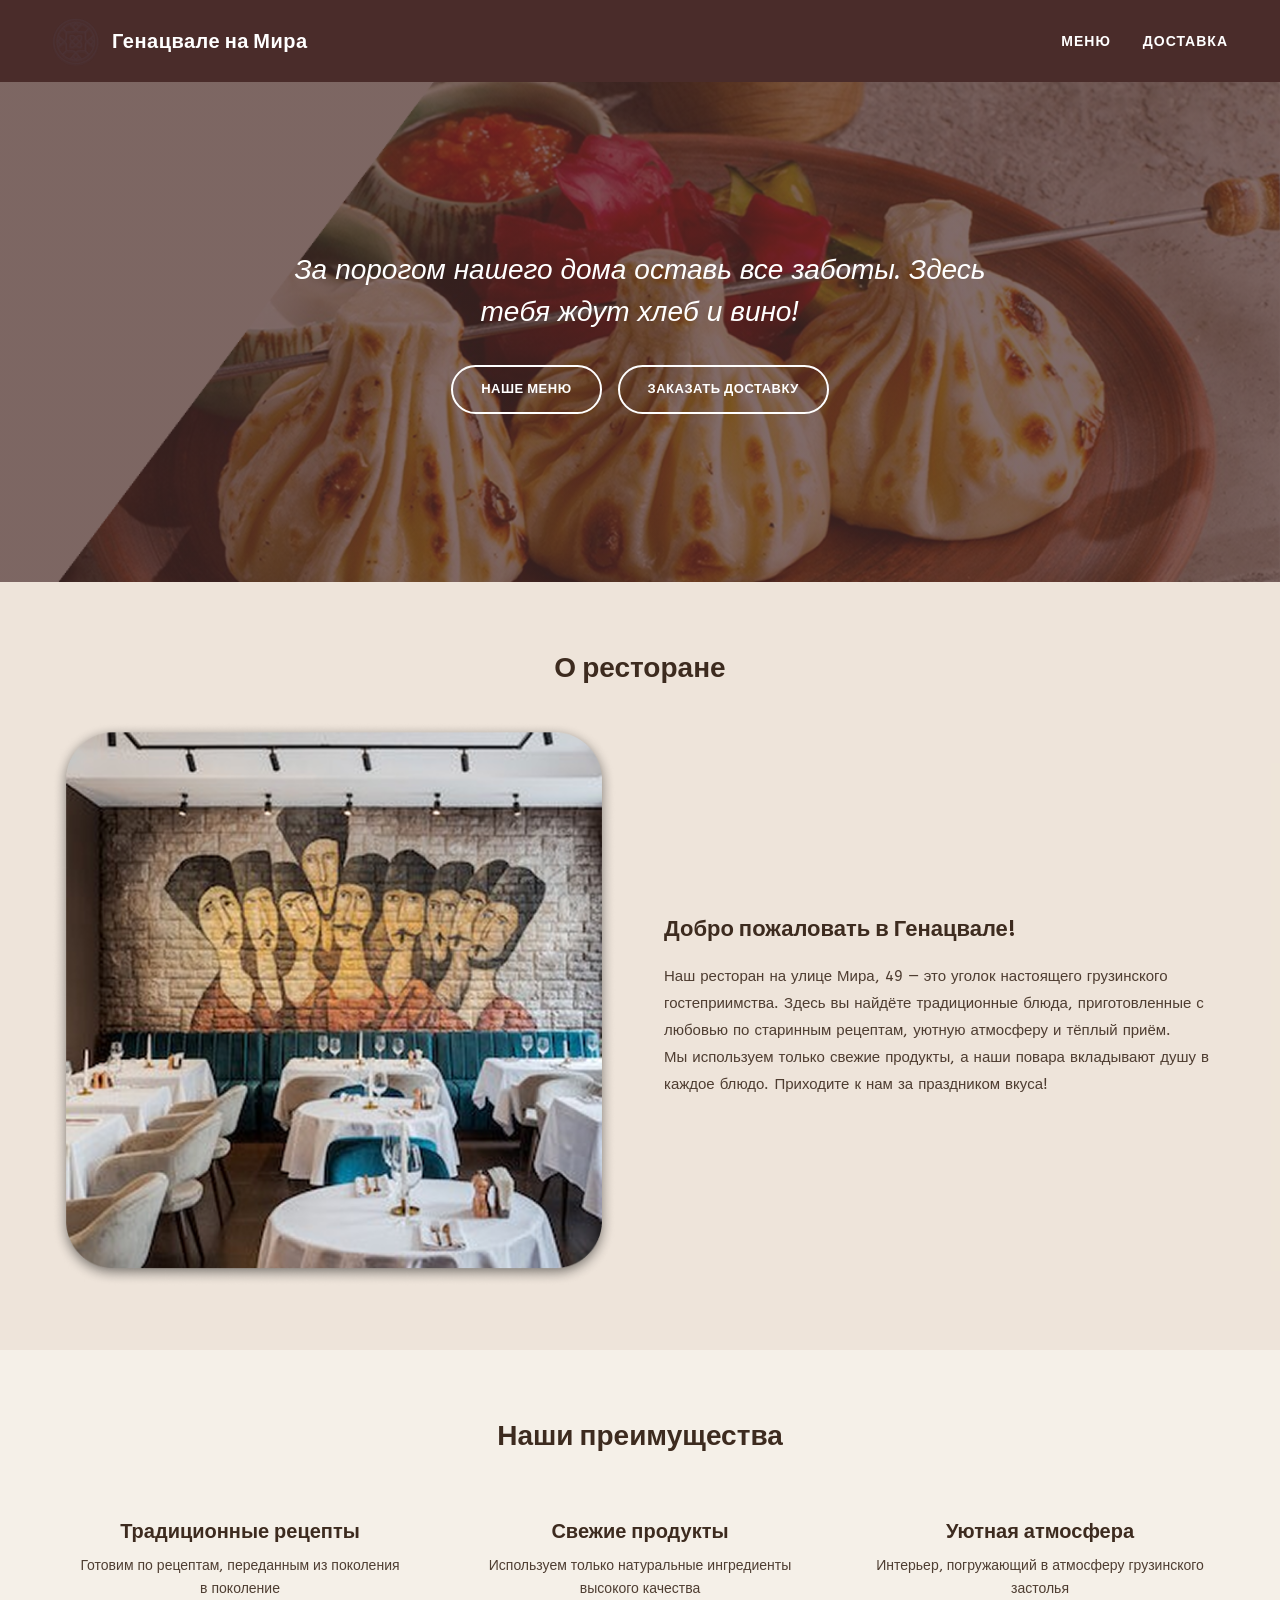
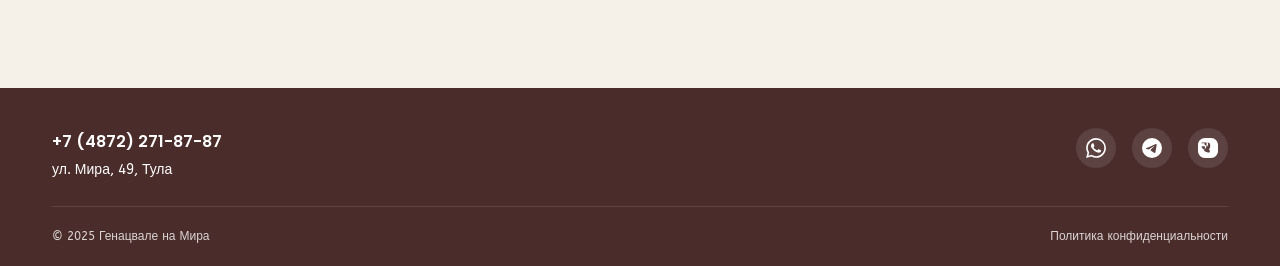
<file: index.html>
<!DOCTYPE html>
<html lang="ru">
<head>
  <meta charset="UTF-8">
  <meta name="viewport" content="width=device-width, initial-scale=1.0">
  <title>Генацвале на Мира — Ресторан грузинской кухни</title>
  <link rel="preconnect" href="https://fonts.googleapis.com">
  <link rel="preconnect" href="https://fonts.gstatic.com" crossorigin>
  <link href="https://fonts.googleapis.com/css2?family=ABeeZee&family=Poppins:wght@300;400;500;600;700;800;900&display=swap" rel="stylesheet">
  <link rel="stylesheet" href="css/style.css">
</head>
<body>
  <header class="header">
    <div class="container">
      <a href="index.html" class="header-logo">
        <img src="img/logo.png" alt="Генацвале на Мира">
        <span>Генацвале на Мира</span>
      </a>
      <nav class="header-nav">
        <a href="menu.html">Меню</a>
        <a href="delivery.html">Доставка</a>
      </nav>
    </div>
  </header>

  <main>
    <section class="home-hero">
      <div>
        <blockquote>
          За порогом нашего дома оставь все заботы. Здесь тебя ждут хлеб и вино!
        </blockquote>
        <div class="hero-buttons">
          <a href="menu.html" class="btn btn-outline">Наше меню</a>
          <a href="delivery.html" class="btn btn-outline">Заказать доставку</a>
        </div>
      </div>
    </section>

    <section class="home-section">
      <div class="container">
        <h2 class="section-title">О ресторане</h2>
        <div class="home-about">
          <img src="img/restoran.png" alt="Интерьер ресторана Генацвале на Мира">
          <div class="home-about-content">
            <h3>Добро пожаловать в Генацвале!</h3>
            <p>
              Наш ресторан на улице Мира, 49 — это уголок настоящего грузинского гостеприимства.
              Здесь вы найдёте традиционные блюда, приготовленные с любовью по старинным рецептам,
              уютную атмосферу и тёплый приём.
            </p>
            <p>
              Мы используем только свежие продукты, а наши повара вкладывают душу в каждое блюдо.
              Приходите к нам за праздником вкуса!
            </p>
          </div>
        </div>
      </div>
    </section>

    <section class="home-section">
      <div class="container">
        <h2 class="section-title">Наши преимущества</h2>
        <div style="display: grid; grid-template-columns: repeat(auto-fit, minmax(250px, 1fr)); gap: 24px; text-align: center;">
          <div style="padding: 24px;">
            <h3 style="font-family: var(--font-heading); font-size: 20px; font-weight: 600; margin-bottom: 8px;">Традиционные рецепты</h3>
            <p style="font-size: 14px; opacity: 0.9;">Готовим по рецептам, переданным из поколения в поколение</p>
          </div>
          <div style="padding: 24px;">
            <h3 style="font-family: var(--font-heading); font-size: 20px; font-weight: 600; margin-bottom: 8px;">Свежие продукты</h3>
            <p style="font-size: 14px; opacity: 0.9;">Используем только натуральные ингредиенты высокого качества</p>
          </div>
          <div style="padding: 24px;">
            <h3 style="font-family: var(--font-heading); font-size: 20px; font-weight: 600; margin-bottom: 8px;">Уютная атмосфера</h3>
            <p style="font-size: 14px; opacity: 0.9;">Интерьер, погружающий в атмосферу грузинского застолья</p>
          </div>
        </div>
      </div>
    </section>
  </main>

  <footer class="footer">
    <div class="container">
      <div class="footer-content">
        <div class="footer-info">
          <p class="phone">+7 (4872) 271-87-87</p>
          <p>ул. Мира, 49, Тула</p>
        </div>
        <div class="footer-social">
          <a href="#" aria-label="WhatsApp">
            <svg viewBox="0 0 24 24"><path d="M17.472 14.382c-.297-.149-1.758-.867-2.03-.967-.273-.099-.471-.148-.67.15-.197.297-.767.966-.94 1.164-.173.199-.347.223-.644.075-.297-.15-1.255-.463-2.39-1.475-.883-.788-1.48-1.761-1.653-2.059-.173-.297-.018-.458.13-.606.134-.133.298-.347.446-.52.149-.174.198-.298.298-.497.099-.198.05-.371-.025-.52-.075-.149-.669-1.612-.916-2.207-.242-.579-.487-.5-.669-.51-.173-.008-.371-.01-.57-.01-.198 0-.52.074-.792.372-.272.297-1.04 1.016-1.04 2.479 0 1.462 1.065 2.875 1.213 3.074.149.198 2.096 3.2 5.077 4.487.709.306 1.262.489 1.694.625.712.227 1.36.195 1.871.118.571-.085 1.758-.719 2.006-1.413.248-.694.248-1.289.173-1.413-.074-.124-.272-.198-.57-.347m-5.421 7.403h-.004a9.87 9.87 0 01-5.031-1.378l-.361-.214-3.741.982.998-3.648-.235-.374a9.86 9.86 0 01-1.51-5.26c.001-5.45 4.436-9.884 9.888-9.884 2.64 0 5.122 1.03 6.988 2.898a9.825 9.825 0 012.893 6.994c-.003 5.45-4.437 9.884-9.885 9.884m8.413-18.297A11.815 11.815 0 0012.05 0C5.495 0 .16 5.335.157 11.892c0 2.096.547 4.142 1.588 5.945L.057 24l6.305-1.654a11.882 11.882 0 005.683 1.448h.005c6.554 0 11.89-5.335 11.893-11.893a11.821 11.821 0 00-3.48-8.413z"/></svg>
          </a>
          <a href="#" aria-label="Telegram">
            <svg viewBox="0 0 24 24"><path d="M11.944 0A12 12 0 000 12a12 12 0 0012 12 12 12 0 0012-12A12 12 0 0012 0a12 12 0 00-.056 0zm4.962 7.224c.1-.002.321.023.465.14a.506.506 0 01.171.325c.016.093.036.306.02.472-.18 1.898-.962 6.502-1.36 8.627-.168.9-.499 1.201-.82 1.23-.696.065-1.225-.46-1.9-.902-1.056-.693-1.653-1.124-2.678-1.8-1.185-.78-.417-1.21.258-1.91.177-.184 3.247-2.977 3.307-3.23.007-.032.014-.15-.056-.212s-.174-.041-.249-.024c-.106.024-1.793 1.14-5.061 3.345-.48.33-.913.49-1.302.48-.428-.008-1.252-.241-1.865-.44-.752-.245-1.349-.374-1.297-.789.027-.216.325-.437.893-.663 3.498-1.524 5.83-2.529 6.998-3.014 3.332-1.386 4.025-1.627 4.476-1.635z"/></svg>
          </a>
          <a href="#" aria-label="VK">
            <svg viewBox="0 0 24 24"><path d="M15.684 0H8.316C3.732 0 0 3.732 0 8.316v7.368C0 20.268 3.732 24 8.316 24h7.368C20.268 24 24 20.268 24 15.684V8.316C24 3.732 20.268 0 15.684 0zm3.384 16.416h-1.512c-.6 0-.792-.468-1.884-1.572-1.056-1.02-1.488-.168-1.488.576 0 .576-.072.996-.072 1.248 0 .408-.252.624-.744.624-1.176.168-2.472.168-3.972-.672-1.26-.708-2.256-1.848-2.256-1.968 0-.036 2.304-2.928 2.304-2.928s.456-.6.456-1.572c0-.588-.288-1.368-1.02-1.368h-.78c-.348 0-.6.168-.6.468 0 .408.852 1.188.852 2.34 0 1.116-.744 2.148-.744 2.148s-1.056.012-2.148-1.212c-.624-.7-1.164-1.536-1.164-2.052 0-.18.072-.384.348-.492.204-.084.516-.108.876-.108.636 0 1.38.072 1.956-.384.444-.348.648-.948.648-1.668 0-1.104-.576-1.476-1.392-1.512h-1.38c-.504 0-.828.072-1.104.168 0-.276 0-.468-.012-.564 0-.54.432-.588.96-.588h3.564c.528 0 1.008.012 1.188.108.216.12.336.348.336.756 0 .888-.024 2.412-.024 3.096 0 .216.036.444.144.6.12.192.324.228.528.108.684-.504 1.116-1.656 1.116-2.568 0-1.296-.504-1.8-1.032-2.088-.384-.216-.9-.288-1.26-.336 1.26-.144 2.88.168 3.804.984.9.792 1.128 1.884 1.128 3.48 0 1.272-.372 2.712-1.248 3.84-.336.432-.372.648-.108.936.492.528 1.272 1.392 1.632 1.968.384.612.636 1.224.348 1.68z"/></svg>
          </a>
        </div>
      </div>
      <div class="footer-bottom">
        <span>&copy; 2025 Генацвале на Мира</span>
        <a href="#">Политика конфиденциальности</a>
      </div>
    </div>
  </footer>
</body>
</html>
</file>
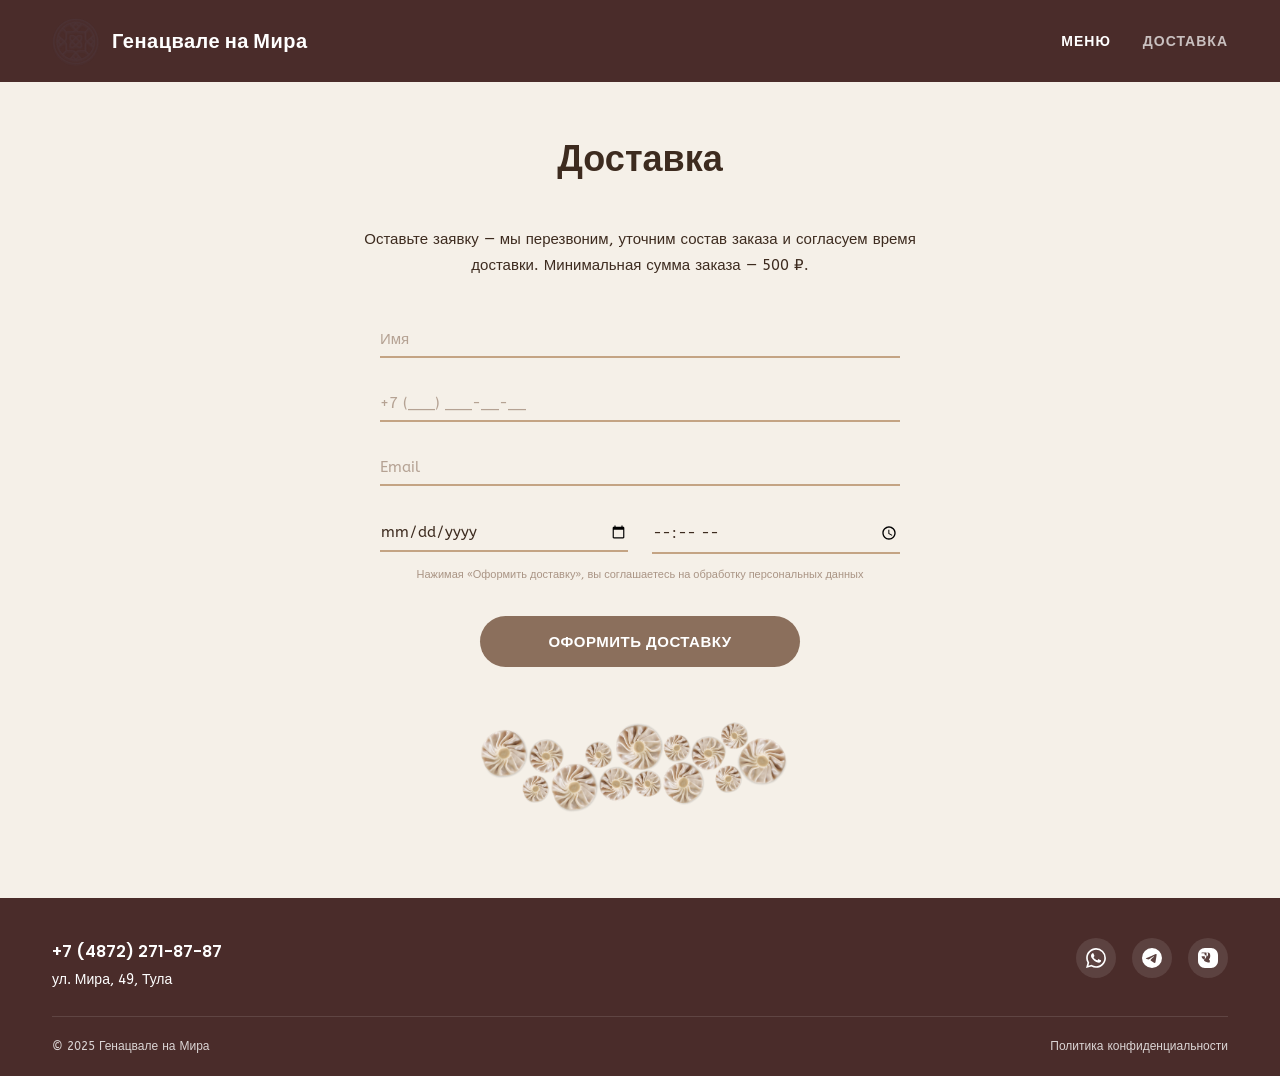
<file: delivery.html>
<!DOCTYPE html>
<html lang="ru">
<head>
  <meta charset="UTF-8">
  <meta name="viewport" content="width=device-width, initial-scale=1.0">
  <title>Доставка — Генацвале на Мира</title>
  <link rel="preconnect" href="https://fonts.googleapis.com">
  <link rel="preconnect" href="https://fonts.gstatic.com" crossorigin>
  <link href="https://fonts.googleapis.com/css2?family=ABeeZee&family=Poppins:wght@300;400;500;600;700;800;900&display=swap" rel="stylesheet">
  <link rel="stylesheet" href="css/style.css">
</head>
<body>
  <header class="header">
    <div class="container">
      <a href="index.html" class="header-logo">
        <img src="img/logo.png" alt="Генацвале на Мира">
        <span>Генацвале на Мира</span>
      </a>
      <nav class="header-nav">
        <a href="menu.html">Меню</a>
        <a href="delivery.html" class="active">Доставка</a>
      </nav>
    </div>
  </header>

  <main>
    <section class="page-hero">
      <div class="container">
        <h1>Доставка</h1>
      </div>
    </section>

    <section class="delivery-section">
      <div class="container">
        <p class="delivery-instruction">
          Оставьте заявку — мы перезвоним, уточним состав заказа и согласуем время доставки.
          Минимальная сумма заказа — 500 ₽.
        </p>

        <form class="delivery-form" action="#" novalidate onsubmit="alert('Заявка отправлена! Мы свяжемся с вами в ближайшее время.'); return false;">
          <div class="form-group">
            <input type="text" id="name" name="name" placeholder="Имя" required>
          </div>
          <div class="form-group">
            <input type="tel" id="phone" name="phone" placeholder="+7 (___) ___-__-__" required>
          </div>
          <div class="form-group">
            <input type="email" id="email" name="email" placeholder="Email">
          </div>
          <div class="form-row">
            <div class="form-group">
              <input type="date" id="date" name="date" placeholder="Дата доставки">
            </div>
            <div class="form-group">
              <input type="time" id="time" name="time" placeholder="Время доставки">
            </div>
          </div>

          <p class="consent-text">
            Нажимая «Оформить доставку», вы соглашаетесь на обработку персональных данных
          </p>

          <div class="form-submit">
            <button type="submit" class="btn btn-primary">Оформить доставку</button>
          </div>
        </form>

        <div class="delivery-decor">
          <img src="img/hinkali-mnogo.png" alt="Хинкали">
        </div>
      </div>
    </section>
  </main>

  <footer class="footer">
    <div class="container">
      <div class="footer-content">
        <div class="footer-info">
          <p class="phone">+7 (4872) 271-87-87</p>
          <p>ул. Мира, 49, Тула</p>
        </div>
        <div class="footer-social">
          <a href="#" aria-label="WhatsApp">
            <svg viewBox="0 0 24 24"><path d="M17.472 14.382c-.297-.149-1.758-.867-2.03-.967-.273-.099-.471-.148-.67.15-.197.297-.767.966-.94 1.164-.173.199-.347.223-.644.075-.297-.15-1.255-.463-2.39-1.475-.883-.788-1.48-1.761-1.653-2.059-.173-.297-.018-.458.13-.606.134-.133.298-.347.446-.52.149-.174.198-.298.298-.497.099-.198.05-.371-.025-.52-.075-.149-.669-1.612-.916-2.207-.242-.579-.487-.5-.669-.51-.173-.008-.371-.01-.57-.01-.198 0-.52.074-.792.372-.272.297-1.04 1.016-1.04 2.479 0 1.462 1.065 2.875 1.213 3.074.149.198 2.096 3.2 5.077 4.487.709.306 1.262.489 1.694.625.712.227 1.36.195 1.871.118.571-.085 1.758-.719 2.006-1.413.248-.694.248-1.289.173-1.413-.074-.124-.272-.198-.57-.347m-5.421 7.403h-.004a9.87 9.87 0 01-5.031-1.378l-.361-.214-3.741.982.998-3.648-.235-.374a9.86 9.86 0 01-1.51-5.26c.001-5.45 4.436-9.884 9.888-9.884 2.64 0 5.122 1.03 6.988 2.898a9.825 9.825 0 012.893 6.994c-.003 5.45-4.437 9.884-9.885 9.884m8.413-18.297A11.815 11.815 0 0012.05 0C5.495 0 .16 5.335.157 11.892c0 2.096.547 4.142 1.588 5.945L.057 24l6.305-1.654a11.882 11.882 0 005.683 1.448h.005c6.554 0 11.89-5.335 11.893-11.893a11.821 11.821 0 00-3.48-8.413z"/></svg>
          </a>
          <a href="#" aria-label="Telegram">
            <svg viewBox="0 0 24 24"><path d="M11.944 0A12 12 0 000 12a12 12 0 0012 12 12 12 0 0012-12A12 12 0 0012 0a12 12 0 00-.056 0zm4.962 7.224c.1-.002.321.023.465.14a.506.506 0 01.171.325c.016.093.036.306.02.472-.18 1.898-.962 6.502-1.36 8.627-.168.9-.499 1.201-.82 1.23-.696.065-1.225-.46-1.9-.902-1.056-.693-1.653-1.124-2.678-1.8-1.185-.78-.417-1.21.258-1.91.177-.184 3.247-2.977 3.307-3.23.007-.032.014-.15-.056-.212s-.174-.041-.249-.024c-.106.024-1.793 1.14-5.061 3.345-.48.33-.913.49-1.302.48-.428-.008-1.252-.241-1.865-.44-.752-.245-1.349-.374-1.297-.789.027-.216.325-.437.893-.663 3.498-1.524 5.83-2.529 6.998-3.014 3.332-1.386 4.025-1.627 4.476-1.635z"/></svg>
          </a>
          <a href="#" aria-label="VK">
            <svg viewBox="0 0 24 24"><path d="M15.684 0H8.316C3.732 0 0 3.732 0 8.316v7.368C0 20.268 3.732 24 8.316 24h7.368C20.268 24 24 20.268 24 15.684V8.316C24 3.732 20.268 0 15.684 0zm3.384 16.416h-1.512c-.6 0-.792-.468-1.884-1.572-1.056-1.02-1.488-.168-1.488.576 0 .576-.072.996-.072 1.248 0 .408-.252.624-.744.624-1.176.168-2.472.168-3.972-.672-1.26-.708-2.256-1.848-2.256-1.968 0-.036 2.304-2.928 2.304-2.928s.456-.6.456-1.572c0-.588-.288-1.368-1.02-1.368h-.78c-.348 0-.6.168-.6.468 0 .408.852 1.188.852 2.34 0 1.116-.744 2.148-.744 2.148s-1.056.012-2.148-1.212c-.624-.7-1.164-1.536-1.164-2.052 0-.18.072-.384.348-.492.204-.084.516-.108.876-.108.636 0 1.38.072 1.956-.384.444-.348.648-.948.648-1.668 0-1.104-.576-1.476-1.392-1.512h-1.38c-.504 0-.828.072-1.104.168 0-.276 0-.468-.012-.564 0-.54.432-.588.96-.588h3.564c.528 0 1.008.012 1.188.108.216.12.336.348.336.756 0 .888-.024 2.412-.024 3.096 0 .216.036.444.144.6.12.192.324.228.528.108.684-.504 1.116-1.656 1.116-2.568 0-1.296-.504-1.8-1.032-2.088-.384-.216-.9-.288-1.26-.336 1.26-.144 2.88.168 3.804.984.9.792 1.128 1.884 1.128 3.48 0 1.272-.372 2.712-1.248 3.84-.336.432-.372.648-.108.936.492.528 1.272 1.392 1.632 1.968.384.612.636 1.224.348 1.68z"/></svg>
          </a>
        </div>
      </div>
      <div class="footer-bottom">
        <span>&copy; 2025 Генацвале на Мира</span>
        <a href="#">Политика конфиденциальности</a>
      </div>
    </div>
  </footer>
</body>
</html>
</file>
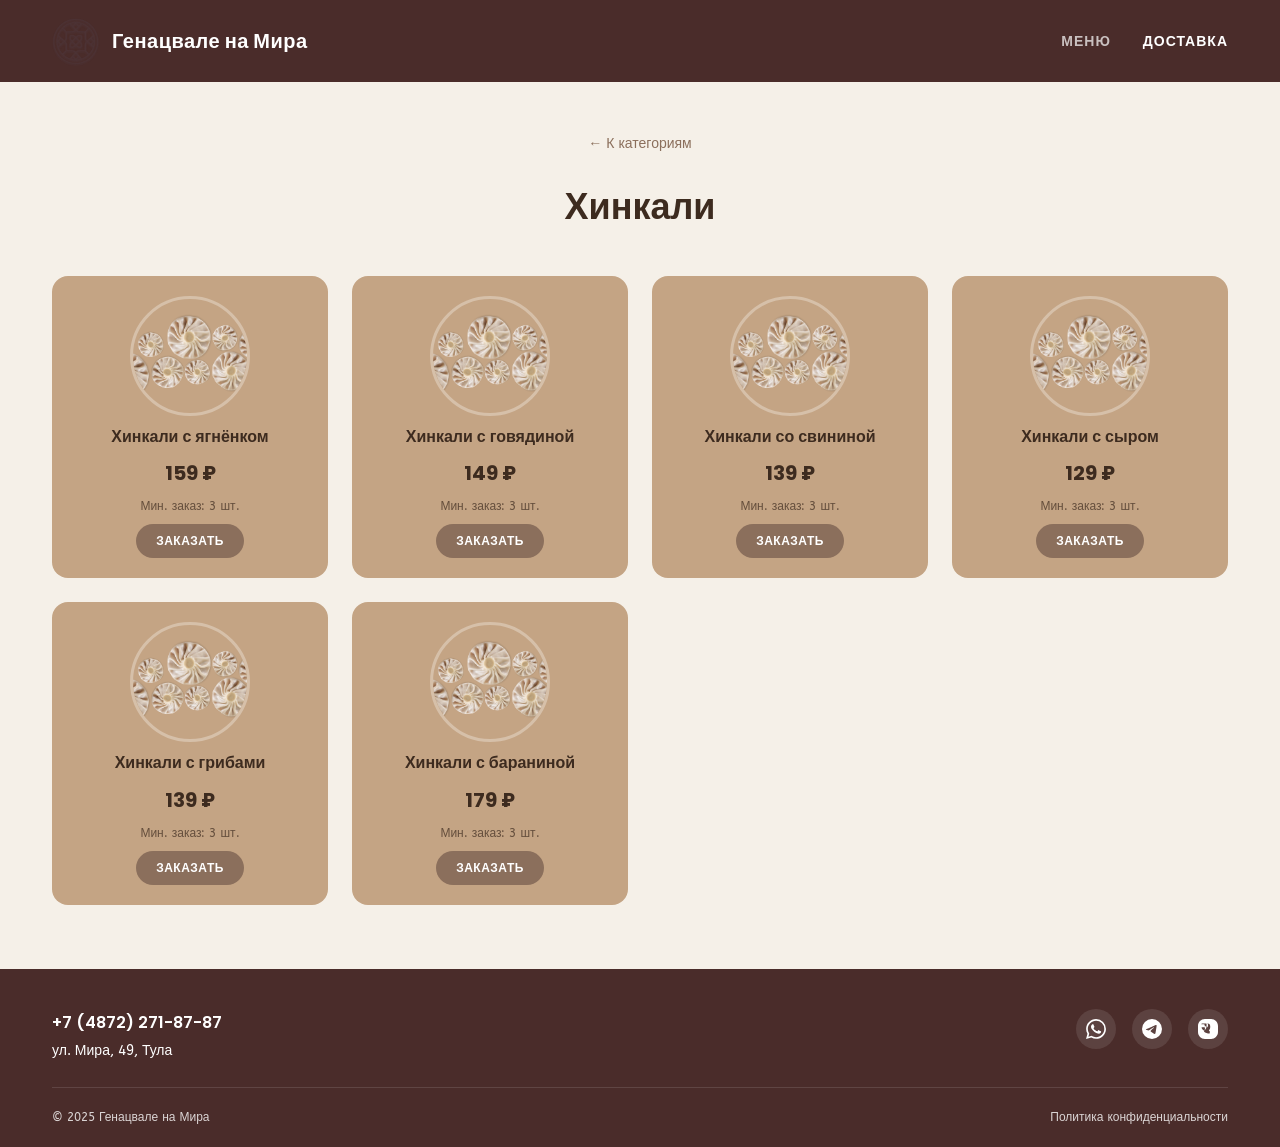
<file: menu-category.html>
<!DOCTYPE html>
<html lang="ru">
<head>
  <meta charset="UTF-8">
  <meta name="viewport" content="width=device-width, initial-scale=1.0">
  <title>Хинкали — Генацвале на Мира</title>
  <link rel="preconnect" href="https://fonts.googleapis.com">
  <link rel="preconnect" href="https://fonts.gstatic.com" crossorigin>
  <link href="https://fonts.googleapis.com/css2?family=ABeeZee&family=Poppins:wght@300;400;500;600;700;800;900&display=swap" rel="stylesheet">
  <link rel="stylesheet" href="css/style.css">
</head>
<body>
  <header class="header">
    <div class="container">
      <a href="index.html" class="header-logo">
        <img src="img/logo.png" alt="Генацвале на Мира">
        <span>Генацвале на Мира</span>
      </a>
      <nav class="header-nav">
        <a href="menu.html" class="active">Меню</a>
        <a href="delivery.html">Доставка</a>
      </nav>
    </div>
  </header>

  <main>
    <section class="page-hero">
      <div class="container">
        <a href="menu.html" class="back-link">← К категориям</a>
        <h1>Хинкали</h1>
      </div>
    </section>

    <section>
      <div class="container">
        <div class="dishes-grid">
          <div class="dish-card">
            <img src="img/hinkali-mnogo.png" alt="Хинкали с ягнёнком" class="dish-img">
            <h3>Хинкали с ягнёнком</h3>
            <div class="price">159 ₽</div>
            <div class="min-order">Мин. заказ: 3 шт.</div>
            <button class="btn btn-primary btn-small">Заказать</button>
          </div>
          <div class="dish-card">
            <img src="img/hinkali-mnogo.png" alt="Хинкали с говядиной" class="dish-img">
            <h3>Хинкали с говядиной</h3>
            <div class="price">149 ₽</div>
            <div class="min-order">Мин. заказ: 3 шт.</div>
            <button class="btn btn-primary btn-small">Заказать</button>
          </div>
          <div class="dish-card">
            <img src="img/hinkali-mnogo.png" alt="Хинкали со свининой" class="dish-img">
            <h3>Хинкали со свининой</h3>
            <div class="price">139 ₽</div>
            <div class="min-order">Мин. заказ: 3 шт.</div>
            <button class="btn btn-primary btn-small">Заказать</button>
          </div>
          <div class="dish-card">
            <img src="img/hinkali-mnogo.png" alt="Хинкали с сыром" class="dish-img">
            <h3>Хинкали с сыром</h3>
            <div class="price">129 ₽</div>
            <div class="min-order">Мин. заказ: 3 шт.</div>
            <button class="btn btn-primary btn-small">Заказать</button>
          </div>
          <div class="dish-card">
            <img src="img/hinkali-mnogo.png" alt="Хинкали с грибами" class="dish-img">
            <h3>Хинкали с грибами</h3>
            <div class="price">139 ₽</div>
            <div class="min-order">Мин. заказ: 3 шт.</div>
            <button class="btn btn-primary btn-small">Заказать</button>
          </div>
          <div class="dish-card">
            <img src="img/hinkali-mnogo.png" alt="Хинкали с бараниной" class="dish-img">
            <h3>Хинкали с бараниной</h3>
            <div class="price">179 ₽</div>
            <div class="min-order">Мин. заказ: 3 шт.</div>
            <button class="btn btn-primary btn-small">Заказать</button>
          </div>
        </div>
      </div>
    </section>
  </main>

  <footer class="footer">
    <div class="container">
      <div class="footer-content">
        <div class="footer-info">
          <p class="phone">+7 (4872) 271-87-87</p>
          <p>ул. Мира, 49, Тула</p>
        </div>
        <div class="footer-social">
          <a href="#" aria-label="WhatsApp">
            <svg viewBox="0 0 24 24"><path d="M17.472 14.382c-.297-.149-1.758-.867-2.03-.967-.273-.099-.471-.148-.67.15-.197.297-.767.966-.94 1.164-.173.199-.347.223-.644.075-.297-.15-1.255-.463-2.39-1.475-.883-.788-1.48-1.761-1.653-2.059-.173-.297-.018-.458.13-.606.134-.133.298-.347.446-.52.149-.174.198-.298.298-.497.099-.198.05-.371-.025-.52-.075-.149-.669-1.612-.916-2.207-.242-.579-.487-.5-.669-.51-.173-.008-.371-.01-.57-.01-.198 0-.52.074-.792.372-.272.297-1.04 1.016-1.04 2.479 0 1.462 1.065 2.875 1.213 3.074.149.198 2.096 3.2 5.077 4.487.709.306 1.262.489 1.694.625.712.227 1.36.195 1.871.118.571-.085 1.758-.719 2.006-1.413.248-.694.248-1.289.173-1.413-.074-.124-.272-.198-.57-.347m-5.421 7.403h-.004a9.87 9.87 0 01-5.031-1.378l-.361-.214-3.741.982.998-3.648-.235-.374a9.86 9.86 0 01-1.51-5.26c.001-5.45 4.436-9.884 9.888-9.884 2.64 0 5.122 1.03 6.988 2.898a9.825 9.825 0 012.893 6.994c-.003 5.45-4.437 9.884-9.885 9.884m8.413-18.297A11.815 11.815 0 0012.05 0C5.495 0 .16 5.335.157 11.892c0 2.096.547 4.142 1.588 5.945L.057 24l6.305-1.654a11.882 11.882 0 005.683 1.448h.005c6.554 0 11.89-5.335 11.893-11.893a11.821 11.821 0 00-3.48-8.413z"/></svg>
          </a>
          <a href="#" aria-label="Telegram">
            <svg viewBox="0 0 24 24"><path d="M11.944 0A12 12 0 000 12a12 12 0 0012 12 12 12 0 0012-12A12 12 0 0012 0a12 12 0 00-.056 0zm4.962 7.224c.1-.002.321.023.465.14a.506.506 0 01.171.325c.016.093.036.306.02.472-.18 1.898-.962 6.502-1.36 8.627-.168.9-.499 1.201-.82 1.23-.696.065-1.225-.46-1.9-.902-1.056-.693-1.653-1.124-2.678-1.8-1.185-.78-.417-1.21.258-1.91.177-.184 3.247-2.977 3.307-3.23.007-.032.014-.15-.056-.212s-.174-.041-.249-.024c-.106.024-1.793 1.14-5.061 3.345-.48.33-.913.49-1.302.48-.428-.008-1.252-.241-1.865-.44-.752-.245-1.349-.374-1.297-.789.027-.216.325-.437.893-.663 3.498-1.524 5.83-2.529 6.998-3.014 3.332-1.386 4.025-1.627 4.476-1.635z"/></svg>
          </a>
          <a href="#" aria-label="VK">
            <svg viewBox="0 0 24 24"><path d="M15.684 0H8.316C3.732 0 0 3.732 0 8.316v7.368C0 20.268 3.732 24 8.316 24h7.368C20.268 24 24 20.268 24 15.684V8.316C24 3.732 20.268 0 15.684 0zm3.384 16.416h-1.512c-.6 0-.792-.468-1.884-1.572-1.056-1.02-1.488-.168-1.488.576 0 .576-.072.996-.072 1.248 0 .408-.252.624-.744.624-1.176.168-2.472.168-3.972-.672-1.26-.708-2.256-1.848-2.256-1.968 0-.036 2.304-2.928 2.304-2.928s.456-.6.456-1.572c0-.588-.288-1.368-1.02-1.368h-.78c-.348 0-.6.168-.6.468 0 .408.852 1.188.852 2.34 0 1.116-.744 2.148-.744 2.148s-1.056.012-2.148-1.212c-.624-.7-1.164-1.536-1.164-2.052 0-.18.072-.384.348-.492.204-.084.516-.108.876-.108.636 0 1.38.072 1.956-.384.444-.348.648-.948.648-1.668 0-1.104-.576-1.476-1.392-1.512h-1.38c-.504 0-.828.072-1.104.168 0-.276 0-.468-.012-.564 0-.54.432-.588.96-.588h3.564c.528 0 1.008.012 1.188.108.216.12.336.348.336.756 0 .888-.024 2.412-.024 3.096 0 .216.036.444.144.6.12.192.324.228.528.108.684-.504 1.116-1.656 1.116-2.568 0-1.296-.504-1.8-1.032-2.088-.384-.216-.9-.288-1.26-.336 1.26-.144 2.88.168 3.804.984.9.792 1.128 1.884 1.128 3.48 0 1.272-.372 2.712-1.248 3.84-.336.432-.372.648-.108.936.492.528 1.272 1.392 1.632 1.968.384.612.636 1.224.348 1.68z"/></svg>
          </a>
        </div>
      </div>
      <div class="footer-bottom">
        <span>&copy; 2025 Генацвале на Мира</span>
        <a href="#">Политика конфиденциальности</a>
      </div>
    </div>
  </footer>
</body>
</html>
</file>
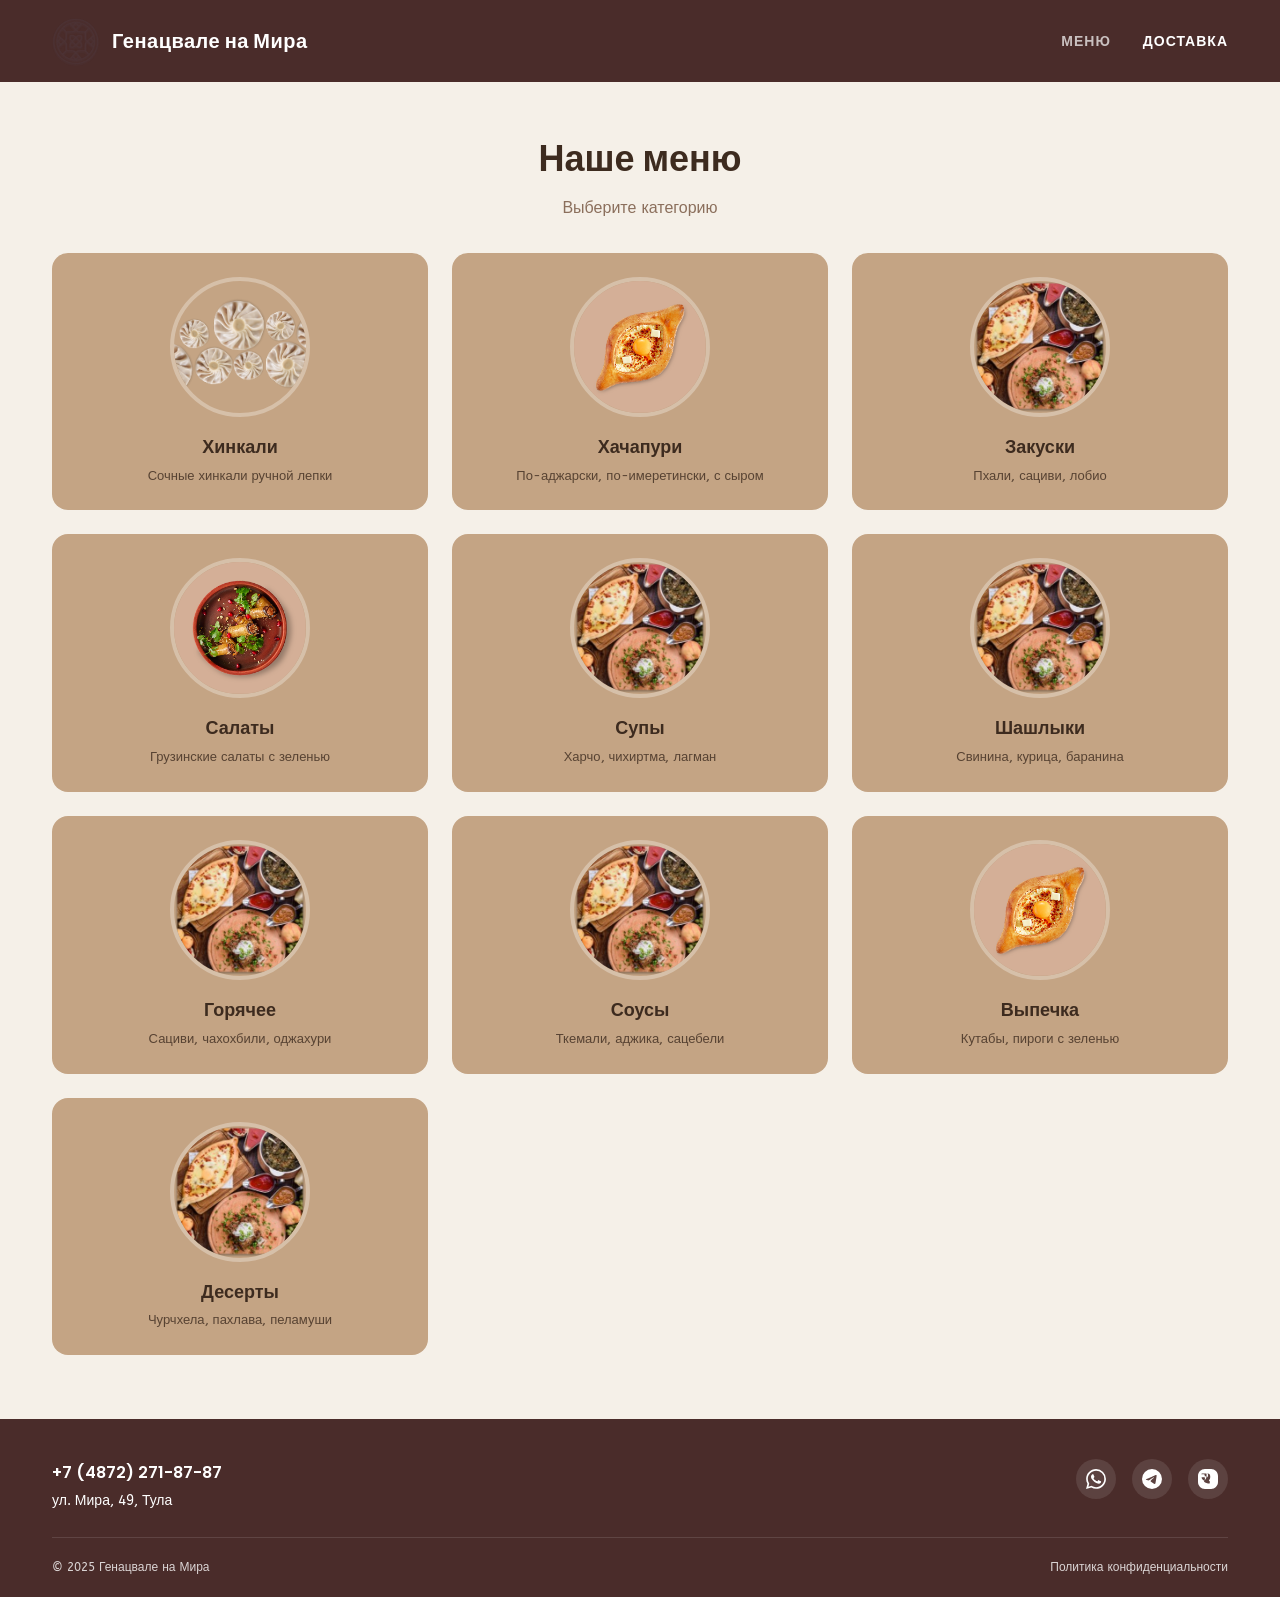
<file: menu.html>
<!DOCTYPE html>
<html lang="ru">
<head>
  <meta charset="UTF-8">
  <meta name="viewport" content="width=device-width, initial-scale=1.0">
  <title>Меню — Генацвале на Мира</title>
  <link rel="preconnect" href="https://fonts.googleapis.com">
  <link rel="preconnect" href="https://fonts.gstatic.com" crossorigin>
  <link href="https://fonts.googleapis.com/css2?family=ABeeZee&family=Poppins:wght@300;400;500;600;700;800;900&display=swap" rel="stylesheet">
  <link rel="stylesheet" href="css/style.css">
</head>
<body>
  <header class="header">
    <div class="container">
      <a href="index.html" class="header-logo">
        <img src="img/logo.png" alt="Генацвале на Мира">
        <span>Генацвале на Мира</span>
      </a>
      <nav class="header-nav">
        <a href="menu.html" class="active">Меню</a>
        <a href="delivery.html">Доставка</a>
      </nav>
    </div>
  </header>

  <main>
    <section class="page-hero">
      <div class="container">
        <h1>Наше меню</h1>
        <p>Выберите категорию</p>
      </div>
    </section>

    <section>
      <div class="container">
        <div class="categories-grid">
          <a href="menu-category.html?cat=hinkali" class="category-card">
            <img src="img/hinkali-mnogo.png" alt="Хинкали" class="circle-img">
            <h3>Хинкали</h3>
            <p>Сочные хинкали ручной лепки</p>
          </a>
          <a href="menu-category.html?cat=hacapuri" class="category-card">
            <img src="img/hacapuri.png" alt="Хачапури" class="circle-img">
            <h3>Хачапури</h3>
            <p>По-аджарски, по-имеретински, с сыром</p>
          </a>
          <a href="menu-category.html?cat=zakuski" class="category-card">
            <img src="img/eda.png" alt="Закуски" class="circle-img">
            <h3>Закуски</h3>
            <p>Пхали, сациви, лобио</p>
          </a>
          <a href="menu-category.html?cat=salaty" class="category-card">
            <img src="img/badrijani.png" alt="Салаты" class="circle-img">
            <h3>Салаты</h3>
            <p>Грузинские салаты с зеленью</p>
          </a>
          <a href="menu-category.html?cat=supy" class="category-card">
            <img src="img/eda.png" alt="Супы" class="circle-img">
            <h3>Супы</h3>
            <p>Харчо, чихиртма, лагман</p>
          </a>
          <a href="menu-category.html?cat=shashlyki" class="category-card">
            <img src="img/eda.png" alt="Шашлыки" class="circle-img">
            <h3>Шашлыки</h3>
            <p>Свинина, курица, баранина</p>
          </a>
          <a href="menu-category.html?cat=goryachee" class="category-card">
            <img src="img/eda.png" alt="Горячее" class="circle-img">
            <h3>Горячее</h3>
            <p>Сациви, чахохбили, оджахури</p>
          </a>
          <a href="menu-category.html?cat=sousy" class="category-card">
            <img src="img/eda.png" alt="Соусы" class="circle-img">
            <h3>Соусы</h3>
            <p>Ткемали, аджика, сацебели</p>
          </a>
          <a href="menu-category.html?cat=vypechka" class="category-card">
            <img src="img/hacapuri.png" alt="Выпечка" class="circle-img">
            <h3>Выпечка</h3>
            <p>Кутабы, пироги с зеленью</p>
          </a>
          <a href="menu-category.html?cat=deserty" class="category-card">
            <img src="img/eda.png" alt="Десерты" class="circle-img">
            <h3>Десерты</h3>
            <p>Чурчхела, пахлава, пеламуши</p>
          </a>
        </div>
      </div>
    </section>
  </main>

  <footer class="footer">
    <div class="container">
      <div class="footer-content">
        <div class="footer-info">
          <p class="phone">+7 (4872) 271-87-87</p>
          <p>ул. Мира, 49, Тула</p>
        </div>
        <div class="footer-social">
          <a href="#" aria-label="WhatsApp">
            <svg viewBox="0 0 24 24"><path d="M17.472 14.382c-.297-.149-1.758-.867-2.03-.967-.273-.099-.471-.148-.67.15-.197.297-.767.966-.94 1.164-.173.199-.347.223-.644.075-.297-.15-1.255-.463-2.39-1.475-.883-.788-1.48-1.761-1.653-2.059-.173-.297-.018-.458.13-.606.134-.133.298-.347.446-.52.149-.174.198-.298.298-.497.099-.198.05-.371-.025-.52-.075-.149-.669-1.612-.916-2.207-.242-.579-.487-.5-.669-.51-.173-.008-.371-.01-.57-.01-.198 0-.52.074-.792.372-.272.297-1.04 1.016-1.04 2.479 0 1.462 1.065 2.875 1.213 3.074.149.198 2.096 3.2 5.077 4.487.709.306 1.262.489 1.694.625.712.227 1.36.195 1.871.118.571-.085 1.758-.719 2.006-1.413.248-.694.248-1.289.173-1.413-.074-.124-.272-.198-.57-.347m-5.421 7.403h-.004a9.87 9.87 0 01-5.031-1.378l-.361-.214-3.741.982.998-3.648-.235-.374a9.86 9.86 0 01-1.51-5.26c.001-5.45 4.436-9.884 9.888-9.884 2.64 0 5.122 1.03 6.988 2.898a9.825 9.825 0 012.893 6.994c-.003 5.45-4.437 9.884-9.885 9.884m8.413-18.297A11.815 11.815 0 0012.05 0C5.495 0 .16 5.335.157 11.892c0 2.096.547 4.142 1.588 5.945L.057 24l6.305-1.654a11.882 11.882 0 005.683 1.448h.005c6.554 0 11.89-5.335 11.893-11.893a11.821 11.821 0 00-3.48-8.413z"/></svg>
          </a>
          <a href="#" aria-label="Telegram">
            <svg viewBox="0 0 24 24"><path d="M11.944 0A12 12 0 000 12a12 12 0 0012 12 12 12 0 0012-12A12 12 0 0012 0a12 12 0 00-.056 0zm4.962 7.224c.1-.002.321.023.465.14a.506.506 0 01.171.325c.016.093.036.306.02.472-.18 1.898-.962 6.502-1.36 8.627-.168.9-.499 1.201-.82 1.23-.696.065-1.225-.46-1.9-.902-1.056-.693-1.653-1.124-2.678-1.8-1.185-.78-.417-1.21.258-1.91.177-.184 3.247-2.977 3.307-3.23.007-.032.014-.15-.056-.212s-.174-.041-.249-.024c-.106.024-1.793 1.14-5.061 3.345-.48.33-.913.49-1.302.48-.428-.008-1.252-.241-1.865-.44-.752-.245-1.349-.374-1.297-.789.027-.216.325-.437.893-.663 3.498-1.524 5.83-2.529 6.998-3.014 3.332-1.386 4.025-1.627 4.476-1.635z"/></svg>
          </a>
          <a href="#" aria-label="VK">
            <svg viewBox="0 0 24 24"><path d="M15.684 0H8.316C3.732 0 0 3.732 0 8.316v7.368C0 20.268 3.732 24 8.316 24h7.368C20.268 24 24 20.268 24 15.684V8.316C24 3.732 20.268 0 15.684 0zm3.384 16.416h-1.512c-.6 0-.792-.468-1.884-1.572-1.056-1.02-1.488-.168-1.488.576 0 .576-.072.996-.072 1.248 0 .408-.252.624-.744.624-1.176.168-2.472.168-3.972-.672-1.26-.708-2.256-1.848-2.256-1.968 0-.036 2.304-2.928 2.304-2.928s.456-.6.456-1.572c0-.588-.288-1.368-1.02-1.368h-.78c-.348 0-.6.168-.6.468 0 .408.852 1.188.852 2.34 0 1.116-.744 2.148-.744 2.148s-1.056.012-2.148-1.212c-.624-.7-1.164-1.536-1.164-2.052 0-.18.072-.384.348-.492.204-.084.516-.108.876-.108.636 0 1.38.072 1.956-.384.444-.348.648-.948.648-1.668 0-1.104-.576-1.476-1.392-1.512h-1.38c-.504 0-.828.072-1.104.168 0-.276 0-.468-.012-.564 0-.54.432-.588.96-.588h3.564c.528 0 1.008.012 1.188.108.216.12.336.348.336.756 0 .888-.024 2.412-.024 3.096 0 .216.036.444.144.6.12.192.324.228.528.108.684-.504 1.116-1.656 1.116-2.568 0-1.296-.504-1.8-1.032-2.088-.384-.216-.9-.288-1.26-.336 1.26-.144 2.88.168 3.804.984.9.792 1.128 1.884 1.128 3.48 0 1.272-.372 2.712-1.248 3.84-.336.432-.372.648-.108.936.492.528 1.272 1.392 1.632 1.968.384.612.636 1.224.348 1.68z"/></svg>
          </a>
        </div>
      </div>
      <div class="footer-bottom">
        <span>&copy; 2025 Генацвале на Мира</span>
        <a href="#">Политика конфиденциальности</a>
      </div>
    </div>
  </footer>
</body>
</html>
</file>
<file: css/style.css>
:root {
  --color-header-footer: #4a2c2a;
  --color-bg-main: #f5f0e8;
  --color-card: #c4a484;
  --color-text-dark: #3d2b1f;
  --color-text-light: #ffffff;
  --color-button: #8b6f5c;
  --color-button-hover: #6d5545;
  --color-accent: #d4a84b;
  --scale: 0.85;
  --font-heading: 'Poppins', sans-serif;
  --font-body: 'ABeeZee', sans-serif;
}

*, *::before, *::after {
  box-sizing: border-box;
  margin: 0;
  padding: 0;
}

html {
  scroll-behavior: smooth;
}

body {
  font-family: var(--font-body);
  background-color: var(--color-bg-main);
  color: var(--color-text-dark);
  line-height: 1.6;
  min-height: 100vh;
  display: flex;
  flex-direction: column;
}

a {
  text-decoration: none;
  color: inherit;
}

img {
  max-width: 100%;
  height: auto;
  display: block;
}

ul {
  list-style: none;
}

.container {
  max-width: 1224px;
  margin: 0 auto;
  padding: 0 24px;
  width: 100%;
}

/* ===== HEADER ===== */
.header {
  background-color: var(--color-header-footer);
  color: var(--color-text-light);
  padding: 16px 0;
  position: sticky;
  top: 0;
  z-index: 100;
}

.header .container {
  display: flex;
  align-items: center;
  justify-content: space-between;
}

.header-logo {
  display: flex;
  align-items: center;
  gap: 12px;
}

.header-logo img {
  width: 48px;
  height: auto;
}

.header-logo span {
  font-family: var(--font-heading);
  font-size: 20px;
  font-weight: 700;
  letter-spacing: 0.5px;
}

.header-nav {
  display: flex;
  align-items: center;
  gap: 32px;
}

.header-nav a {
  font-family: var(--font-heading);
  font-size: 14px;
  font-weight: 600;
  letter-spacing: 1px;
  text-transform: uppercase;
  transition: opacity 0.2s;
}

.header-nav a:hover,
.header-nav a.active {
  opacity: 0.7;
}

/* ===== FOOTER ===== */
.footer {
  background-color: var(--color-header-footer);
  color: var(--color-text-light);
  padding: 40px 0 20px;
  margin-top: auto;
}

.footer .container {
  display: flex;
  flex-direction: column;
  gap: 24px;
}

.footer-content {
  display: flex;
  justify-content: space-between;
  align-items: flex-start;
  flex-wrap: wrap;
  gap: 24px;
}

.footer-info p {
  font-size: 14px;
  line-height: 1.8;
}

.footer-info .phone {
  font-family: var(--font-heading);
  font-size: 16px;
  font-weight: 600;
}

.footer-social {
  display: flex;
  gap: 16px;
}

.footer-social a {
  display: flex;
  align-items: center;
  justify-content: center;
  width: 40px;
  height: 40px;
  border-radius: 50%;
  background-color: rgba(255,255,255,0.1);
  transition: background-color 0.2s;
}

.footer-social a:hover {
  background-color: rgba(255,255,255,0.2);
}

.footer-social svg {
  width: 20px;
  height: 20px;
  fill: var(--color-text-light);
}

.footer-bottom {
  display: flex;
  justify-content: space-between;
  align-items: center;
  flex-wrap: wrap;
  gap: 12px;
  padding-top: 20px;
  border-top: 1px solid rgba(255,255,255,0.15);
  font-size: 12px;
  opacity: 0.8;
}

.footer-bottom a:hover {
  text-decoration: underline;
}

/* ===== PAGE HERO ===== */
.page-hero {
  padding: 48px 0 32px;
  text-align: center;
}

.page-hero h1 {
  font-family: var(--font-heading);
  font-size: 36px;
  font-weight: 700;
  color: var(--color-text-dark);
  margin-bottom: 8px;
}

.page-hero p {
  font-size: 16px;
  color: var(--color-button);
}

/* ===== CATEGORIES GRID (Frame 2) ===== */
.categories-grid {
  display: grid;
  grid-template-columns: repeat(auto-fill, minmax(280px, 1fr));
  gap: 24px;
  padding: 0 0 64px;
}

.category-card {
  background-color: var(--color-card);
  border-radius: 16px;
  padding: 24px;
  text-align: center;
  transition: transform 0.2s, box-shadow 0.2s;
  cursor: pointer;
}

.category-card:hover {
  transform: translateY(-4px);
  box-shadow: 0 8px 24px rgba(0,0,0,0.12);
}

.category-card .circle-img {
  width: 140px;
  height: 140px;
  border-radius: 50%;
  object-fit: cover;
  margin: 0 auto 16px;
  border: 4px solid rgba(255,255,255,0.3);
}

.category-card h3 {
  font-family: var(--font-heading);
  font-size: 18px;
  font-weight: 600;
  color: var(--color-text-dark);
  margin-bottom: 4px;
}

.category-card p {
  font-size: 13px;
  color: var(--color-text-dark);
  opacity: 0.8;
}

/* ===== DISHES GRID (Frame 4) ===== */
.dishes-grid {
  display: grid;
  grid-template-columns: repeat(auto-fill, minmax(260px, 1fr));
  gap: 24px;
  padding: 0 0 64px;
}

.dish-card {
  background-color: var(--color-card);
  border-radius: 16px;
  padding: 20px;
  text-align: center;
  display: flex;
  flex-direction: column;
  align-items: center;
  gap: 8px;
}

.dish-card .dish-img {
  width: 120px;
  height: 120px;
  border-radius: 50%;
  object-fit: cover;
  border: 3px solid rgba(255,255,255,0.3);
}

.dish-card h3 {
  font-family: var(--font-heading);
  font-size: 16px;
  font-weight: 600;
  color: var(--color-text-dark);
}

.dish-card .price {
  font-family: var(--font-heading);
  font-size: 20px;
  font-weight: 700;
  color: var(--color-text-dark);
}

.dish-card .min-order {
  font-size: 12px;
  color: var(--color-text-dark);
  opacity: 0.7;
}

/* ===== BUTTONS ===== */
.btn {
  display: inline-block;
  font-family: var(--font-heading);
  font-size: 13px;
  font-weight: 600;
  padding: 12px 28px;
  border-radius: 50px;
  border: none;
  cursor: pointer;
  transition: background-color 0.2s, transform 0.1s;
  text-transform: uppercase;
  letter-spacing: 0.5px;
}

.btn:active {
  transform: scale(0.97);
}

.btn-primary {
  background-color: var(--color-button);
  color: var(--color-text-light);
}

.btn-primary:hover {
  background-color: var(--color-button-hover);
}

.btn-outline {
  background-color: transparent;
  border: 2px solid var(--color-text-light);
  color: var(--color-text-light);
}

.btn-outline:hover {
  background-color: var(--color-text-light);
  color: var(--color-header-footer);
}

.btn-small {
  padding: 8px 20px;
  font-size: 12px;
}

/* ===== BACK LINK ===== */
.back-link {
  display: inline-flex;
  align-items: center;
  gap: 8px;
  font-family: var(--font-heading);
  font-size: 14px;
  font-weight: 500;
  color: var(--color-button);
  margin-bottom: 24px;
  transition: opacity 0.2s;
}

.back-link:hover {
  opacity: 0.7;
}

/* ===== DELIVERY FORM (Frame 3) ===== */
.delivery-section {
  padding: 0 0 64px;
}

.delivery-instruction {
  text-align: center;
  max-width: 600px;
  margin: 0 auto 40px;
  font-size: 15px;
  line-height: 1.7;
  color: var(--color-text-dark);
}

.delivery-form {
  max-width: 520px;
  margin: 0 auto;
  display: flex;
  flex-direction: column;
  gap: 24px;
}

.form-group {
  position: relative;
}

.form-group input {
  width: 100%;
  padding: 12px 0 8px;
  font-family: var(--font-body);
  font-size: 15px;
  color: var(--color-text-dark);
  background: none;
  border: none;
  border-bottom: 2px solid var(--color-card);
  outline: none;
  transition: border-color 0.2s;
}

.form-group input::placeholder {
  color: var(--color-button);
  opacity: 0.6;
}

.form-group input:focus {
  border-bottom-color: var(--color-button);
}

.form-row {
  display: grid;
  grid-template-columns: 1fr 1fr;
  gap: 24px;
}

.form-submit {
  text-align: center;
  margin-top: 8px;
}

.form-submit .btn {
  width: 100%;
  max-width: 320px;
  font-size: 15px;
  padding: 14px 32px;
}

.consent-text {
  text-align: center;
  font-size: 11px;
  color: var(--color-button);
  opacity: 0.7;
  margin-top: -12px;
}

.delivery-decor {
  margin: 40px auto 0;
  max-width: 100%;
  text-align: center;
}

.delivery-decor img {
  display: inline-block;
  max-height: 120px;
}

/* ===== HERO SECTION (Home) ===== */
.home-hero {
  position: relative;
  min-height: 500px;
  display: flex;
  align-items: center;
  justify-content: center;
  text-align: center;
  background: linear-gradient(rgba(74,44,42,0.7), rgba(74,44,42,0.7)), url('../img/front-hhade.png') center/cover no-repeat;
  padding: 80px 24px;
  color: var(--color-text-light);
}

.home-hero blockquote {
  font-family: var(--font-heading);
  font-size: 28px;
  font-weight: 400;
  font-style: italic;
  max-width: 700px;
  margin: 0 auto 32px;
  line-height: 1.5;
}

.home-hero .hero-buttons {
  display: flex;
  gap: 16px;
  justify-content: center;
  flex-wrap: wrap;
}

/* ===== HOME SECTIONS ===== */
.home-section {
  padding: 64px 0;
}

.home-section:nth-child(even) {
  background-color: rgba(196,164,132,0.15);
}

.section-title {
  font-family: var(--font-heading);
  font-size: 28px;
  font-weight: 700;
  text-align: center;
  margin-bottom: 32px;
  color: var(--color-text-dark);
}

.home-about {
  display: grid;
  grid-template-columns: 1fr 1fr;
  gap: 48px;
  align-items: center;
}

.home-about img {
  border-radius: 16px;
  width: 100%;
}

.home-about-content h3 {
  font-family: var(--font-heading);
  font-size: 22px;
  font-weight: 600;
  margin-bottom: 16px;
}

.home-about-content p {
  font-size: 15px;
  line-height: 1.8;
  color: var(--color-text-dark);
  opacity: 0.9;
}

/* ===== RESPONSIVE ===== */
@media (max-width: 768px) {
  .header-nav {
    gap: 16px;
  }

  .header-nav a {
    font-size: 12px;
  }

  .categories-grid {
    grid-template-columns: repeat(auto-fill, minmax(200px, 1fr));
    gap: 16px;
  }

  .category-card .circle-img {
    width: 100px;
    height: 100px;
  }

  .dishes-grid {
    grid-template-columns: repeat(auto-fill, minmax(180px, 1fr));
    gap: 16px;
  }

  .dish-card .dish-img {
    width: 90px;
    height: 90px;
  }

  .form-row {
    grid-template-columns: 1fr;
  }

  .home-about {
    grid-template-columns: 1fr;
    gap: 24px;
  }

  .home-hero blockquote {
    font-size: 22px;
  }

  .footer-content {
    flex-direction: column;
    align-items: center;
    text-align: center;
  }

  .page-hero h1 {
    font-size: 28px;
  }

  .home-section {
    padding: 40px 0;
  }
}

@media (max-width: 480px) {
  .header .container {
    flex-direction: column;
    gap: 12px;
  }

  .categories-grid {
    grid-template-columns: 1fr 1fr;
    gap: 12px;
  }

  .category-card {
    padding: 16px;
  }

  .category-card .circle-img {
    width: 80px;
    height: 80px;
  }

  .category-card h3 {
    font-size: 14px;
  }

  .dishes-grid {
    grid-template-columns: 1fr 1fr;
    gap: 12px;
  }

  .dish-card {
    padding: 14px;
  }

  .dish-card .dish-img {
    width: 70px;
    height: 70px;
  }

  .dish-card .price {
    font-size: 16px;
  }

  .home-hero {
    min-height: 350px;
    padding: 48px 16px;
  }

  .home-hero blockquote {
    font-size: 18px;
  }

  .section-title {
    font-size: 22px;
  }

  .page-hero h1 {
    font-size: 24px;
  }
}
</file>
